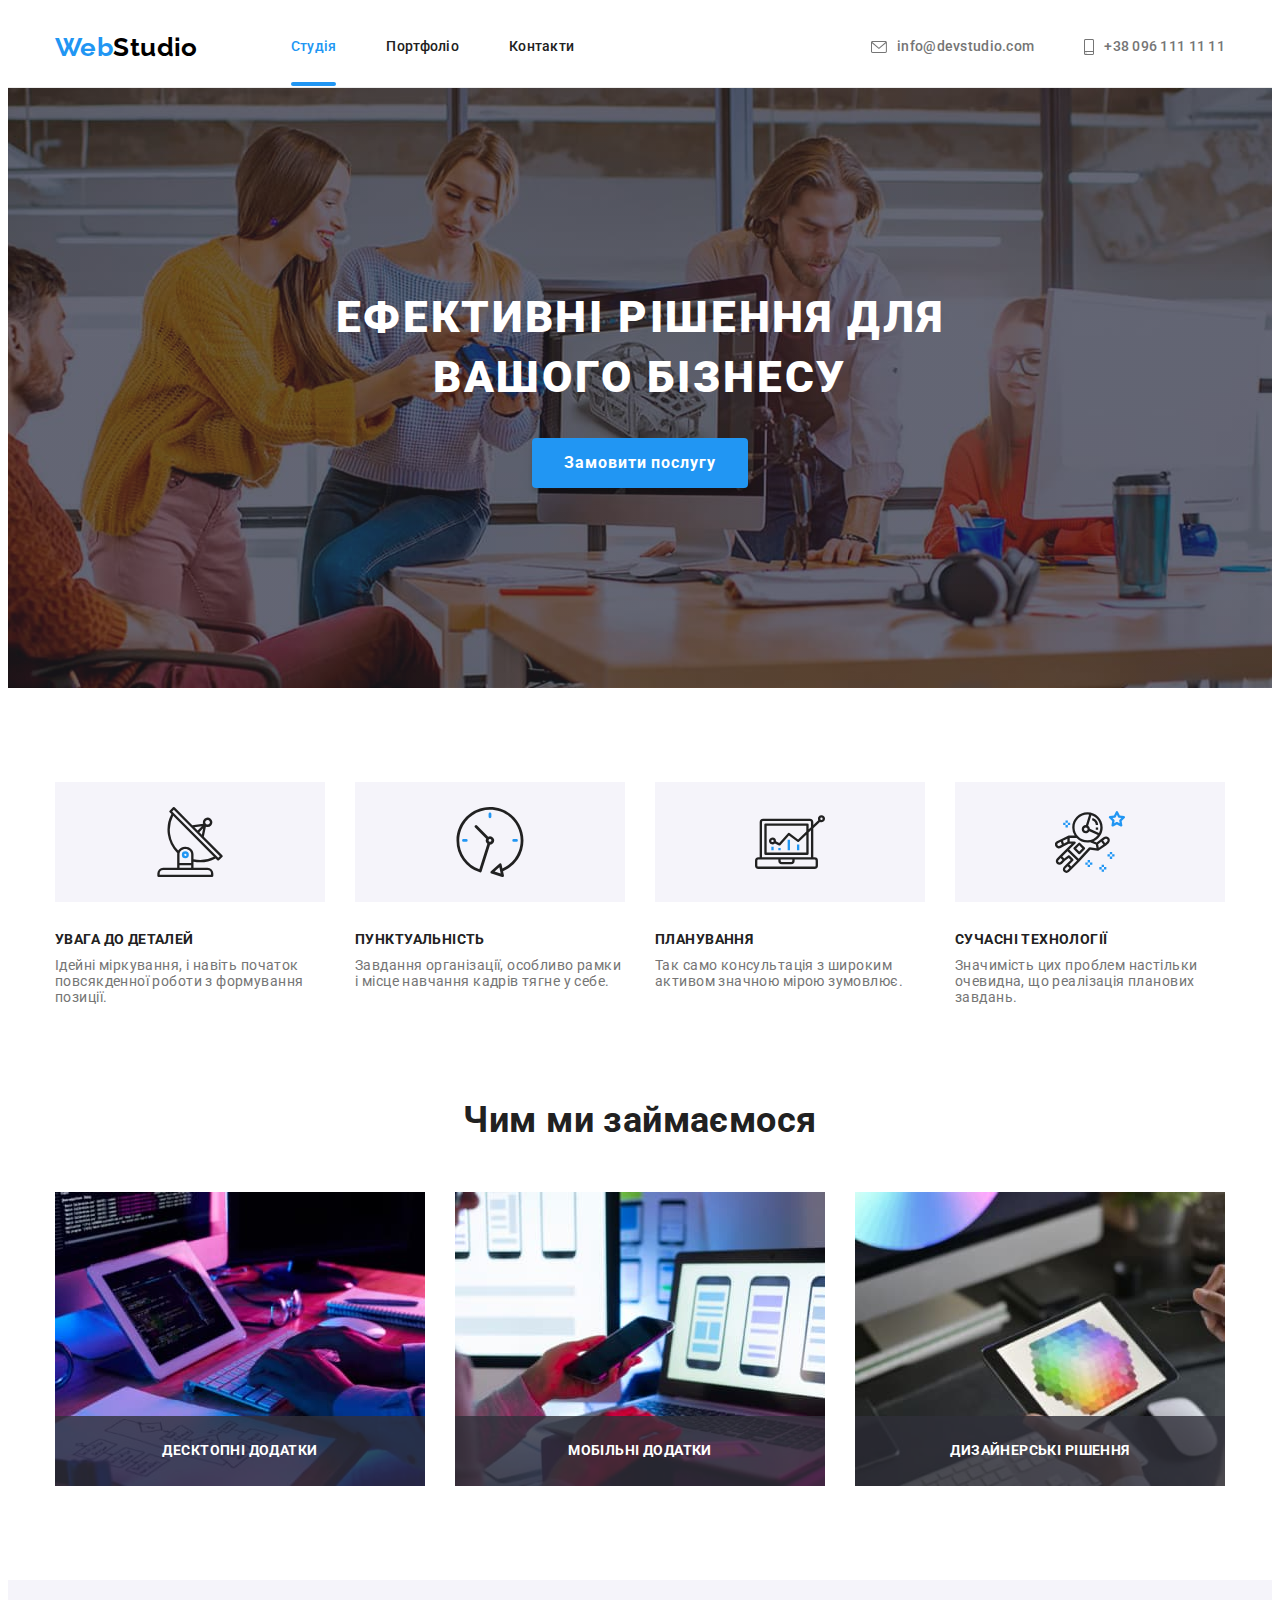
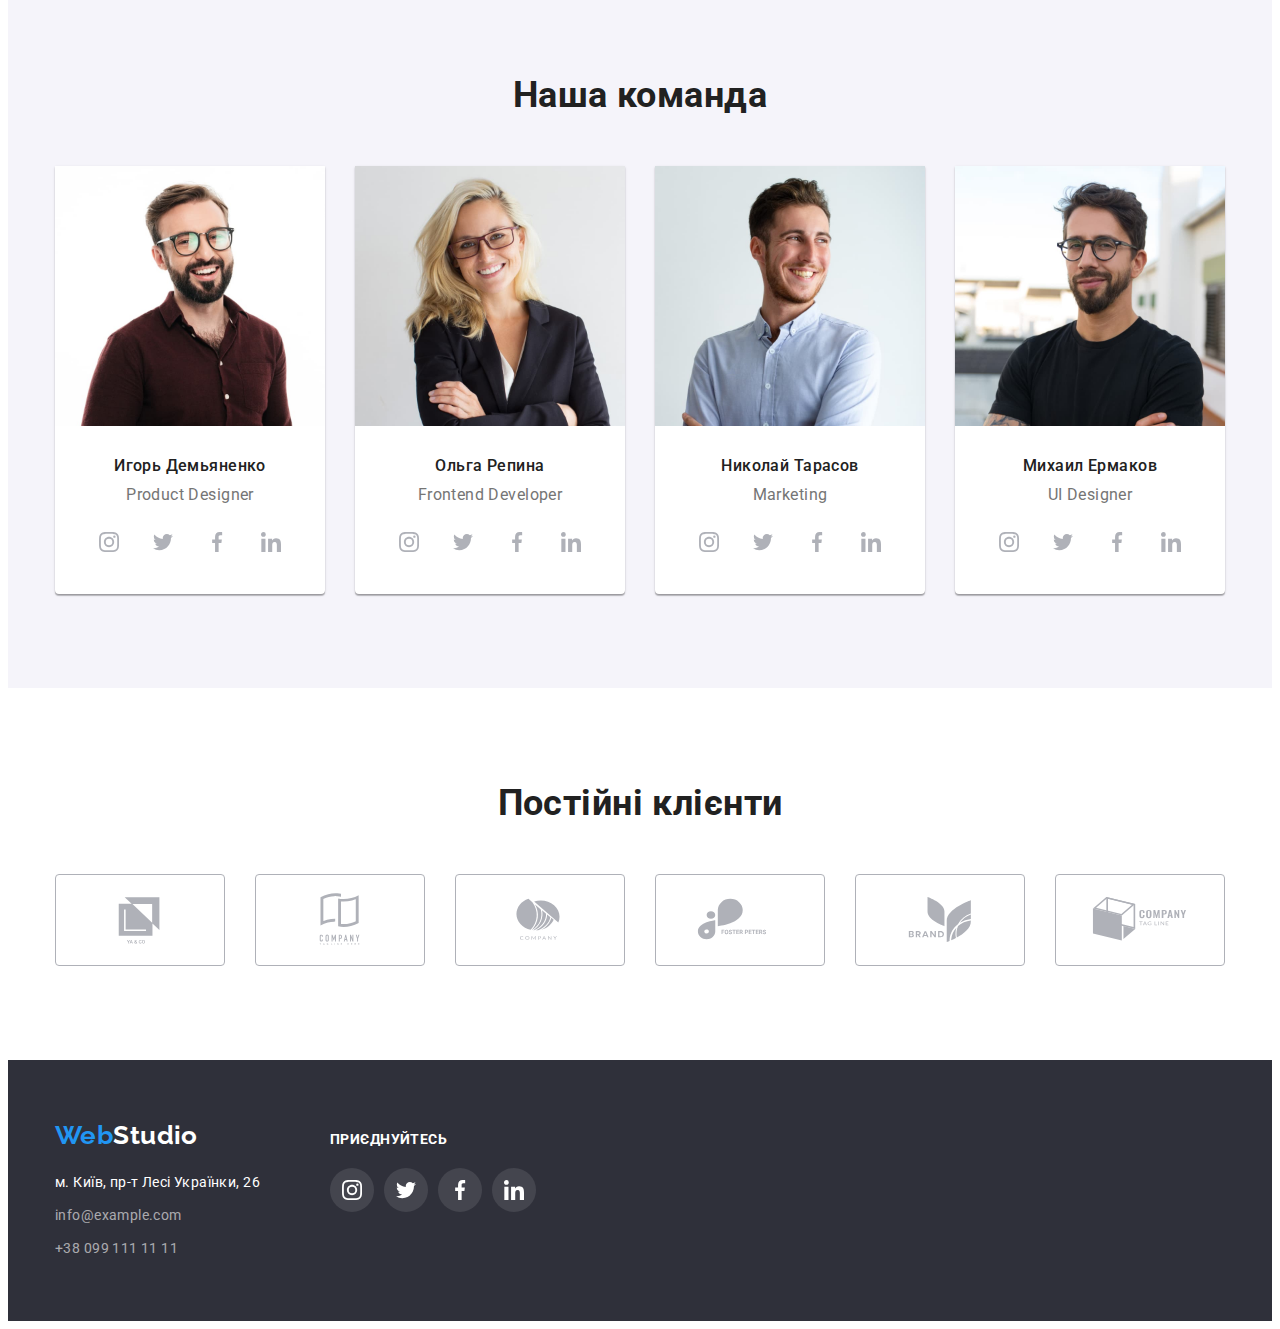
<file: index.html>
<!DOCTYPE html>
<html lang="ru">
  <head>
    <meta charset="UTF-8" />
    <meta http-equiv="X-UA-Compatible" content="IE=edge" />
    <meta name="viewport" content="width=device-width, initial-scale=1.0" />
    <link
      rel="stylesheet"
      href="https://cdnjs.cloudflare.com/ajax/libs/modern-normalize/1.1.0/modern-normalize.min.css"
      integrity="sha512-wpPYUAdjBVSE4KJnH1VR1HeZfpl1ub8YT/NKx4PuQ5NmX2tKuGu6U/JRp5y+Y8XG2tV+wKQpNHVUX03MfMFn9Q=="
      crossorigin="anonymous"
      referrerpolicy="no-referrer"
    />
    <link rel="preconnect" href="https://fonts.googleapis.com" />
    <link rel="preconnect" href="https://fonts.gstatic.com" crossorigin />
    <link
      href="https://fonts.googleapis.com/css2?family=Raleway:wght@700&family=Roboto:wght@400;500;700;900&display=swap"
      rel="stylesheet"
    />
    <link rel="stylesheet" href="./css/styles.css" />
    <title>WebStudio</title>
  </head>
  <body>
    <!-- Header -->
    <header class="header">
      <div class="container header-container">
        <nav class="site-nav">
          <a href="./index.html" class="link site-logo"
            ><span class="accent-logo">Web</span>Studio</a
          >
          <ul class="list">
            <li class="nav-item">
              <a href="./index.html" class="link nav-link nav-link-current">Студія</a>
            </li>
            <li class="nav-item"><a href="./portfolio.html" class="link nav-link">Портфоліо</a></li>
            <li class="nav-item"><a href="#" class="link nav-link">Контакти</a></li>
          </ul>
        </nav>
        <ul class="list header-address-list">
          <li class="header-address-item">
            <a href="mailto:info@devstudio.com" class="link header-address">
              <svg class="header-icon" width="16" height="12">
                <use href="./images/icons.svg#icon-envelope"></use></svg
              >info@devstudio.com</a
            >
          </li>
          <li class="header-address-item">
            <a href="tel:+380961111111" class="link header-address"
              ><svg class="header-icon" width="10" height="16">
                <use href="./images/icons.svg#icon-smartphone"></use></svg
              >+38 096 111 11 11</a
            >
          </li>
        </ul>
      </div>
    </header>

    <!-- Main -->
    <main>
      <!-- Hero -->
      <section class="section hero">
        <div class="container">
          <h1 class="hero-title">Ефективні рішення для вашого бізнесу</h1>
          <button type="button" class="button hero-button" data-modal-open>Замовити послугу</button>
        </div>
      </section>

      <!-- Features -->
      <section class="section features-section">
        <div class="container">
          <h2 class="visually-hidden">Особливості</h2>
          <ul class="list features-section-container">
            <li class="features-section-item">
              <div class="features-icon">
                <svg width="70" height="70">
                  <use href="./images/icons.svg#icon-antenna"></use>
                </svg>
              </div>
              <h3 class="subtitle subtitle-theme-light">УВАГА ДО ДЕТАЛЕЙ</h3>
              <p class="features-description">
                Ідейні міркування, і навіть початок повсякденної роботи з формування позиції.
              </p>
            </li>
            <li class="features-section-item">
              <div class="features-icon">
                <svg width="70" height="70">
                  <use href="./images/icons.svg#icon-clock"></use>
                </svg>
              </div>

              <h3 class="subtitle subtitle-theme-light">ПУНКТУАЛЬНІСТЬ</h3>
              <p class="features-description">
                Завдання організації, особливо рамки і місце навчання кадрів тягне у себе.
              </p>
            </li>
            <li class="features-section-item">
              <div class="features-icon">
                <svg width="70" height="70">
                  <use href="./images/icons.svg#icon-diagram"></use>
                </svg>
              </div>

              <h3 class="subtitle subtitle-theme-light">ПЛАНУВАННЯ</h3>
              <p class="features-description">
                Так само консультація з широким активом значною мірою зумовлює.
              </p>
            </li>
            <li class="features-section-item">
              <div class="features-icon">
                <svg width="70" height="70">
                  <use href="./images/icons.svg#icon-astronaut"></use>
                </svg>
              </div>

              <h3 class="subtitle subtitle-theme-light">СУЧАСНІ ТЕХНОЛОГІЇ</h3>
              <p class="features-description">
                Значимість цих проблем настільки очевидна, що реалізація планових завдань.
              </p>
            </li>
          </ul>
        </div>
      </section>

      <!-- Work -->
      <section class="section work-section">
        <div class="container">
          <h2 class="title">Чим ми займаємося</h2>
          <ul class="list work-section-container">
            <li class="work-section-item">
              <img
                src="./images/works/img1.jpg"
                alt="планшет с клавиатурой на которой печатают"
                width="370"
              />
              <h3 class="subtitle subtitle-theme-dark work-subtitle">Десктопні додатки</h3>
            </li>
            <li class="work-section-item">
              <img src="./images/works/img2.jpg" alt="ноутбук и смартфон" width="370" />
              <h3 class="subtitle subtitle-theme-dark work-subtitle">Мобільні додатки</h3>
            </li>
            <li class="work-section-item">
              <img src="./images/works/img3.jpg" alt="планшет" width="370" />
              <h3 class="subtitle subtitle-theme-dark work-subtitle">Дизайнерські рішення</h3>
            </li>
          </ul>
        </div>
      </section>

      <!-- Team -->
      <section class="section team">
        <div class="container">
          <h2 class="title">Наша команда</h2>
          <ul class="list team-container">
            <li class="team-item">
              <img src="./images/team/photo1.jpg" alt="фото Игоря Демьяненка" width="270" />
              <div class="team-card-content-wrapper">
                <h3 class="team-title-item">Игорь Демьяненко</h3>
                <p lang="en" class="team-profession">Product Designer</p>
                <ul class="social-list list">
                  <li class="social-list-item">
                    <a href="" class="social-list-link">
                      <svg class="social-list-icon" width="20" height="20">
                        <use href="./images/icons.svg#icon-instagram"></use>
                      </svg>
                    </a>
                  </li>
                  <li class="social-list-item">
                    <a href="" class="social-list-link">
                      <svg class="social-list-icon" width="20" height="20">
                        <use href="./images/icons.svg#icon-twitter"></use>
                      </svg>
                    </a>
                  </li>
                  <li class="social-list-item">
                    <a href="" class="social-list-link">
                      <svg class="social-list-icon" width="20" height="20">
                        <use href="./images/icons.svg#icon-facebook"></use>
                      </svg>
                    </a>
                  </li>
                  <li class="social-list-item">
                    <a href="" class="social-list-link">
                      <svg class="social-list-icon" width="20" height="20">
                        <use href="./images/icons.svg#icon-linkedin"></use>
                      </svg>
                    </a>
                  </li>
                </ul>
              </div>
            </li>
            <li class="team-item">
              <img src="./images/team/photo2.jpg" alt="фото Ольги Репиной" width="270" />
              <div class="team-card-content-wrapper">
                <h3 class="team-title-item">Ольга Репина</h3>
                <p lang="en" class="team-profession">Frontend Developer</p>
                <ul class="social-list list">
                  <li class="social-list-item">
                    <a href="" class="social-list-link">
                      <svg class="social-list-icon" width="20" height="20">
                        <use href="./images/icons.svg#icon-instagram"></use>
                      </svg>
                    </a>
                  </li>
                  <li class="social-list-item">
                    <a href="" class="social-list-link">
                      <svg class="social-list-icon" width="20" height="20">
                        <use href="./images/icons.svg#icon-twitter"></use>
                      </svg>
                    </a>
                  </li>
                  <li class="social-list-item">
                    <a href="" class="social-list-link">
                      <svg class="social-list-icon" width="20" height="20">
                        <use href="./images/icons.svg#icon-facebook"></use>
                      </svg>
                    </a>
                  </li>
                  <li class="social-list-item">
                    <a href="" class="social-list-link">
                      <svg class="social-list-icon" width="20" height="20">
                        <use href="./images/icons.svg#icon-linkedin"></use>
                      </svg>
                    </a>
                  </li>
                </ul>
              </div>
            </li>
            <li class="team-item">
              <img src="./images/team/photo3.jpg" alt="фото Николая Тарасова" width="270" />
              <div class="team-card-content-wrapper">
                <h3 class="team-title-item">Николай Тарасов</h3>
                <p lang="en" class="team-profession">Marketing</p>
                <ul class="social-list list">
                  <li class="social-list-item">
                    <a href="" class="social-list-link">
                      <svg class="social-list-icon" width="20" height="20">
                        <use href="./images/icons.svg#icon-instagram"></use>
                      </svg>
                    </a>
                  </li>
                  <li class="social-list-item">
                    <a href="" class="social-list-link">
                      <svg class="social-list-icon" width="20" height="20">
                        <use href="./images/icons.svg#icon-twitter"></use>
                      </svg>
                    </a>
                  </li>
                  <li class="social-list-item">
                    <a href="" class="social-list-link">
                      <svg class="social-list-icon" width="20" height="20">
                        <use href="./images/icons.svg#icon-facebook"></use>
                      </svg>
                    </a>
                  </li>
                  <li class="social-list-item">
                    <a href="" class="social-list-link">
                      <svg class="social-list-icon" width="20" height="20">
                        <use href="./images/icons.svg#icon-linkedin"></use>
                      </svg>
                    </a>
                  </li>
                </ul>
              </div>
            </li>
            <li class="team-item">
              <img src="./images/team/photo4.jpg" alt="фото Михаила Ермакова" width="270" />
              <div class="team-card-content-wrapper">
                <h3 class="team-title-item">Михаил Ермаков</h3>
                <p lang="en" class="team-profession">UI Designer</p>
                <ul class="social-list list">
                  <li class="social-list-item">
                    <a href="" class="social-list-link">
                      <svg class="social-list-icon" width="20" height="20">
                        <use href="./images/icons.svg#icon-instagram"></use>
                      </svg>
                    </a>
                  </li>
                  <li class="social-list-item">
                    <a href="" class="social-list-link">
                      <svg class="social-list-icon" width="20" height="20">
                        <use href="./images/icons.svg#icon-twitter"></use>
                      </svg>
                    </a>
                  </li>
                  <li class="social-list-item">
                    <a href="" class="social-list-link">
                      <svg class="social-list-icon" width="20" height="20">
                        <use href="./images/icons.svg#icon-facebook"></use>
                      </svg>
                    </a>
                  </li>
                  <li class="social-list-item">
                    <a href="" class="social-list-link">
                      <svg class="social-list-icon" width="20" height="20">
                        <use href="./images/icons.svg#icon-linkedin"></use>
                      </svg>
                    </a>
                  </li>
                </ul>
              </div>
            </li>
          </ul>
        </div>
      </section>

      <!-- Clients -->
      <section class="section">
        <div class="container">
          <h2 class="title">Постійні клієнти</h2>
          <ul class="client-list-link list">
            <li class="client-item">
              <a href="#" class="client-link">
                <svg class="client-icon" width="106" height="60">
                  <use href="./images/icons.svg#icon-logo1"></use>
                </svg>
              </a>
            </li>
            <li class="client-item">
              <a href="#" class="client-link">
                <svg class="client-icon" width="106" height="60">
                  <use href="./images/icons.svg#icon-logo2"></use>
                </svg>
              </a>
            </li>
            <li class="client-item">
              <a href="#" class="client-link">
                <svg class="client-icon" width="106" height="60">
                  <use href="./images/icons.svg#icon-logo3"></use>
                </svg>
              </a>
            </li>
            <li class="client-item">
              <a href="#" class="client-link">
                <svg class="client-icon" width="106" height="60">
                  <use href="./images/icons.svg#icon-logo4"></use>
                </svg>
              </a>
            </li>
            <li class="client-item">
              <a href="#" class="client-link">
                <svg class="client-icon" width="106" height="60">
                  <use href="./images/icons.svg#icon-logo5"></use>
                </svg>
              </a>
            </li>
            <li class="client-item">
              <a href="#" class="client-link">
                <svg class="client-icon" width="106" height="60">
                  <use href="./images/icons.svg#icon-logo6"></use>
                </svg>
              </a>
            </li>
          </ul>
        </div>
      </section>
    </main>

    <!-- Footer -->
    <footer class="footer">
      <div class="container footer-container">
        <div class="footer-address-wrapper">
          <a href="./index.html" class="link footer-logo"
            ><span class="accent-logo">Web</span>Studio</a
          >
          <ul class="list footer-list">
            <li class="footer-item">
              <a href="https://goo.gl/maps/wVUK6R6HQRuX6YYK6" class="link footer-address"
                >м. Київ, пр-т Лесі Українки, 26</a
              >
            </li>
            <li class="footer-item">
              <a href="mailto:info@example.com" class="link address">info@example.com</a>
            </li>
            <li class="footer-item">
              <a href="tel:+380991111111" class="link address">+38 099 111 11 11</a>
            </li>
          </ul>
        </div>
        <div class="footer-social-link-wrapper">
          <h2 class="subtitle subtitle subtitle-theme-dark">приєднуйтесь</h2>
          <ul class="social-list list">
            <li class="social-list-item">
              <a href="" class="social-list-link">
                <svg class="social-list-icon" width="20" height="20">
                  <use href="./images/icons.svg#icon-instagram"></use>
                </svg>
              </a>
            </li>
            <li class="social-list-item">
              <a href="" class="social-list-link">
                <svg class="social-list-icon" width="20" height="20">
                  <use href="./images/icons.svg#icon-twitter"></use>
                </svg>
              </a>
            </li>
            <li class="social-list-item">
              <a href="" class="social-list-link">
                <svg class="social-list-icon" width="20" height="20">
                  <use href="./images/icons.svg#icon-facebook"></use>
                </svg>
              </a>
            </li>
            <li class="social-list-item">
              <a href="" class="social-list-link">
                <svg class="social-list-icon" width="20" height="20">
                  <use href="./images/icons.svg#icon-linkedin"></use>
                </svg>
              </a>
            </li>
          </ul>
        </div>
      </div>
    </footer>

    <div class="backdrop is-hidden" data-modal>
      <div class="modal">
        <button type="button" class="button close-button" data-modal-close>
          <svg width="18" height="18" class="close-button-icon">
            <use href="./images/icons.svg#icon-close"></use>
          </svg>
        </button>
      </div>
    </div>

    <script src="./js/modal.js"></script>
  </body>
</html>
</file>
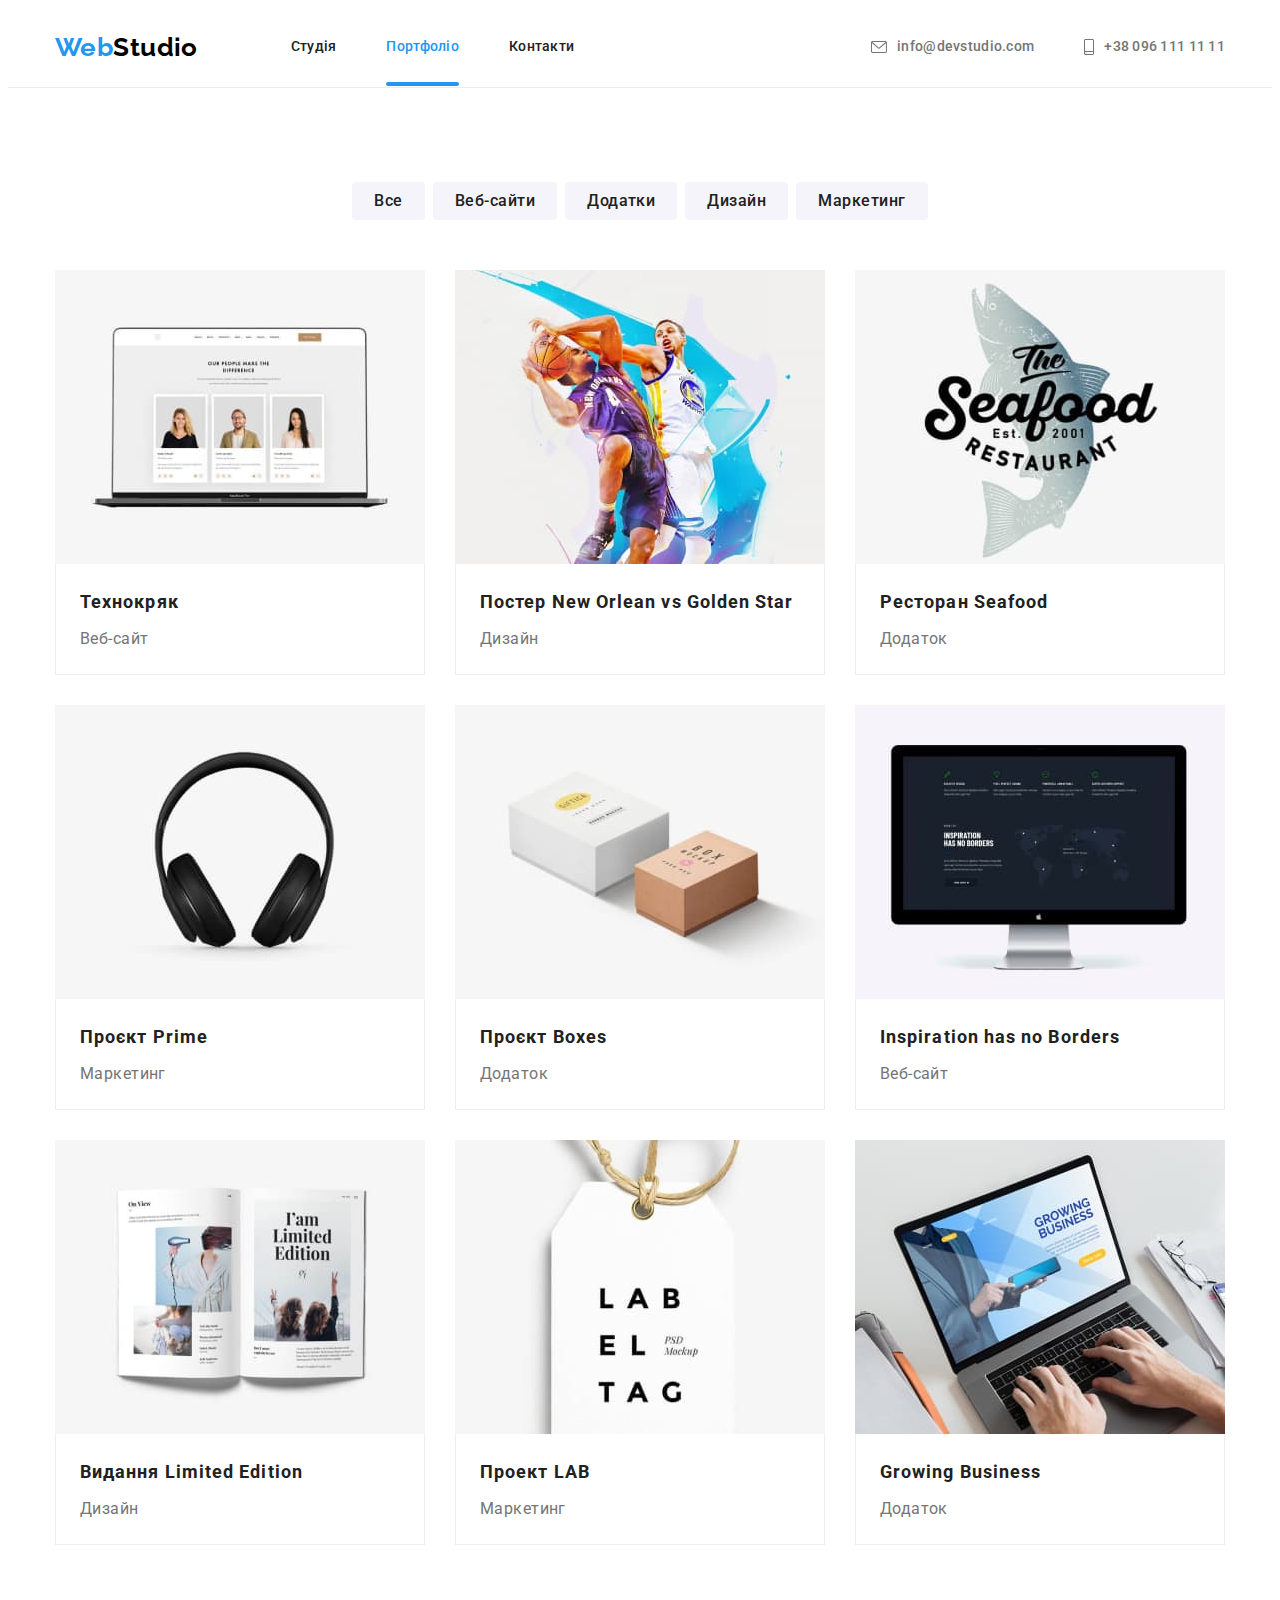
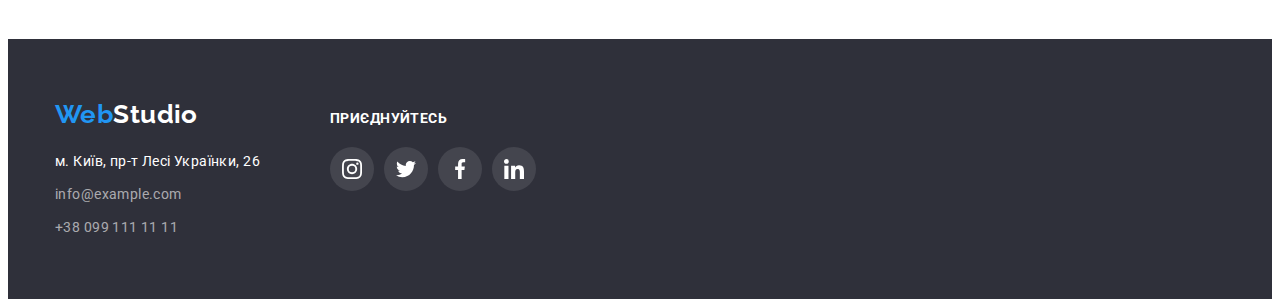
<file: portfolio.html>
<!DOCTYPE html>
<html lang="ru">
  <head>
    <meta charset="UTF-8" />
    <meta http-equiv="X-UA-Compatible" content="IE=edge" />
    <meta name="viewport" content="width=device-width, initial-scale=1.0" />
    <link
      rel="stylesheet"
      href="https://cdnjs.cloudflare.com/ajax/libs/modern-normalize/1.1.0/modern-normalize.min.css"
      integrity="sha512-wpPYUAdjBVSE4KJnH1VR1HeZfpl1ub8YT/NKx4PuQ5NmX2tKuGu6U/JRp5y+Y8XG2tV+wKQpNHVUX03MfMFn9Q=="
      crossorigin="anonymous"
      referrerpolicy="no-referrer"
    />
    <link rel="preconnect" href="https://fonts.googleapis.com" />
    <link rel="preconnect" href="https://fonts.gstatic.com" crossorigin />
    <link
      href="https://fonts.googleapis.com/css2?family=Raleway:wght@700&family=Roboto:wght@400;500;700;900&display=swap"
      rel="stylesheet"
    />
    <link rel="stylesheet" href="./css/styles.css" />
    <title>WebStudio</title>
  </head>
  <body>
    <!-- Header -->
    <header class="header">
      <div class="container header-container">
        <nav class="site-nav">
          <a href="./index.html" class="link site-logo"
            ><span class="accent-logo">Web</span>Studio</a
          >
          <ul class="list">
            <li class="nav-item"><a href="./index.html" class="link nav-link">Студія</a></li>
            <li class="nav-item">
              <a href="./portfolio.html" class="link nav-link nav-link-current">Портфоліо</a>
            </li>
            <li class="nav-item"><a href="#" class="link nav-link">Контакти</a></li>
          </ul>
        </nav>
        <ul class="list header-address-list">
          <li class="header-address-item">
            <a href="mailto:info@devstudio.com" class="link header-address">
              <svg class="header-icon" width="16" height="12">
                <use href="./images/icons.svg#icon-envelope"></use></svg
              >info@devstudio.com</a
            >
          </li>
          <li class="header-address-item">
            <a href="tel:+380961111111" class="link header-address"
              ><svg class="header-icon" width="10" height="16">
                <use href="./images/icons.svg#icon-smartphone"></use></svg
              >+38 096 111 11 11</a
            >
          </li>
        </ul>
      </div>
    </header>

    <!-- Main -->
    <main>
      <!-- Our projects -->
      <section class="section our-projects">
        <div class="container">
          <h1 class="visually-hidden">Наші проєкти</h1>

          <!-- Button list -->
          <ul class="list button-list">
            <li class="item"><button type="button" class="button button-item">Все</button></li>
            <li class="item">
              <button type="button" class="button button-item">Веб-сайти</button>
            </li>
            <li class="item">
              <button type="button" class="button button-item">Додатки</button>
            </li>
            <li class="item"><button type="button" class="button button-item">Дизайн</button></li>
            <li class="item">
              <button type="button" class="button button-item">Маркетинг</button>
            </li>
          </ul>

          <!-- Projects list -->
          <ul class="projects-list">
            <li class="list projects-item">
              <a href="/" class="link projects-link">
                <div class="overlay">
                  <img src="./images/projects/web-site.jpg" alt="ноутбук" width="370" />
                  <p class="projects-description">
                    Ресурс пропонує комплексні пропозиції з різним рівнем функціоналу та сервісів.
                    Все це дозволить відвідувачу отримати вичерпні відомості про компанію чи
                    приватну особу.
                  </p>
                </div>
                <div class="projects-card-content">
                  <h2 class="projects-title">Технокряк</h2>
                  <p class="projects-subtitle">Веб-сайт</p>
                </div>
              </a>
            </li>
            <li class="list projects-item">
              <a href="/" class="link projects-link">
                <div class="overlay">
                  <img
                    src="./images/projects/poster.jpg"
                    alt="два баскетболиста играют в баскетбол"
                    width="370"
                  />
                  <p class="projects-description">
                    Ресурс пропонує комплексні пропозиції з різним рівнем функціоналу та сервісів.
                    Все це дозволить відвідувачу отримати вичерпні відомості про компанію чи
                    приватну особу.
                  </p>
                </div>

                <div class="projects-card-content">
                  <h2 class="projects-title">Постер New Orlean vs Golden Star</h2>
                  <p class="projects-subtitle">Дизайн</p>
                </div></a
              >
            </li>
            <li class="list projects-item">
              <a href="/" class="link projects-link">
                <div class="overlay">
                  <img
                    src="./images/projects/restaurant-seafood.jpg"
                    alt="логотип рыбного ресторана"
                    width="370"
                  />
                  <p class="projects-description">
                    Ресурс пропонує комплексні пропозиції з різним рівнем функціоналу та сервісів.
                    Все це дозволить відвідувачу отримати вичерпні відомості про компанію чи
                    приватну особу.
                  </p>
                </div>
                <div class="projects-card-content">
                  <h2 class="projects-title">Ресторан Seafood</h2>
                  <p class="projects-subtitle">Додаток</p>
                </div></a
              >
            </li>
            <li class="list projects-item">
              <a href="/" class="link projects-link">
                <div class="overlay">
                  <img
                    src="./images/projects/project-prime.jpg"
                    alt="полноразмерные наушники"
                    width="370"
                  />
                  <p class="projects-description">
                    Ресурс пропонує комплексні пропозиції з різним рівнем функціоналу та сервісів.
                    Все це дозволить відвідувачу отримати вичерпні відомості про компанію чи
                    приватну особу.
                  </p>
                </div>
                <div class="projects-card-content">
                  <h2 class="projects-title">Проєкт Prime</h2>
                  <p class="projects-subtitle">Маркетинг</p>
                </div></a
              >
            </li>
            <li class="list projects-item">
              <a href="/" class="link projects-link">
                <div class="overlay">
                  <img src="./images/projects/project-boxes.jpg" alt="две коробки" width="370" />
                  <p class="projects-description">
                    Ресурс пропонує комплексні пропозиції з різним рівнем функціоналу та сервісів.
                    Все це дозволить відвідувачу отримати вичерпні відомості про компанію чи
                    приватну особу.
                  </p>
                </div>

                <div class="projects-card-content">
                  <h2 class="projects-title">Проєкт Boxes</h2>
                  <p class="projects-subtitle">Додаток</p>
                </div></a
              >
            </li>
            <li class="list projects-item">
              <a href="/" class="link projects-link">
                <div class="overlay">
                  <img src="./images/projects/inspiration.jpg" alt="монитор" width="370" />
                  <p class="projects-description">
                    Ресурс пропонує комплексні пропозиції з різним рівнем функціоналу та сервісів.
                    Все це дозволить відвідувачу отримати вичерпні відомості про компанію чи
                    приватну особу.
                  </p>
                </div>

                <div class="projects-card-content">
                  <h2 class="projects-title">Inspiration has no Borders</h2>
                  <p class="projects-subtitle">Веб-сайт</p>
                </div></a
              >
            </li>
            <li class="list projects-item">
              <a href="/" class="link projects-link">
                <div class="overlay">
                  <img
                    src="./images/projects/limited-edition.jpg"
                    alt="открытый журнал"
                    width="370"
                  />
                  <p class="projects-description">
                    Ресурс пропонує комплексні пропозиції з різним рівнем функціоналу та сервісів.
                    Все це дозволить відвідувачу отримати вичерпні відомості про компанію чи
                    приватну особу.
                  </p>
                </div>

                <div class="projects-card-content">
                  <h2 class="projects-title">Видання Limited Edition</h2>
                  <p class="projects-subtitle">Дизайн</p>
                </div></a
              >
            </li>
            <li class="list projects-item">
              <a href="/" class="link projects-link">
                <div class="overlay">
                  <img src="./images/projects/project-LAB.jpg" alt="ярлык" width="370" />
                  <p class="projects-description">
                    Ресурс пропонує комплексні пропозиції з різним рівнем функціоналу та сервісів.
                    Все це дозволить відвідувачу отримати вичерпні відомості про компанію чи
                    приватну особу.
                  </p>
                </div>

                <div class="projects-card-content">
                  <h2 class="projects-title">Проект LAB</h2>
                  <p class="projects-subtitle">Маркетинг</p>
                </div></a
              >
            </li>
            <li class="list projects-item">
              <a href="/" class="link projects-link">
                <div class="overlay">
                  <img src="./images/projects/growing-business.jpg" alt="ноутбук" width="370" />
                  <p class="projects-description">
                    Ресурс пропонує комплексні пропозиції з різним рівнем функціоналу та сервісів.
                    Все це дозволить відвідувачу отримати вичерпні відомості про компанію чи
                    приватну особу.
                  </p>
                </div>

                <div class="projects-card-content">
                  <h2 class="projects-title">Growing Business</h2>
                  <p class="projects-subtitle">Додаток</p>
                </div></a
              >
            </li>
          </ul>
        </div>
      </section>
    </main>

    <!-- Footer -->
    <footer class="footer">
      <div class="container footer-container">
        <div class="footer-address-wrapper">
          <a href="./index.html" class="link footer-logo"
            ><span class="accent-logo">Web</span>Studio</a
          >
          <ul class="list footer-list">
            <li class="footer-item">
              <a href="https://goo.gl/maps/wVUK6R6HQRuX6YYK6" class="link footer-address"
                >м. Київ, пр-т Лесі Українки, 26</a
              >
            </li>
            <li class="footer-item">
              <a href="mailto:info@example.com" class="link address">info@example.com</a>
            </li>
            <li class="footer-item">
              <a href="tel:+380991111111" class="link address">+38 099 111 11 11</a>
            </li>
          </ul>
        </div>
        <div class="footer-social-link-wrapper">
          <h2 class="subtitle subtitle subtitle-theme-dark">приєднуйтесь</h2>
          <ul class="social-list list">
            <li class="social-list-item">
              <a href="" class="social-list-link">
                <svg class="social-list-icon" width="20" height="20">
                  <use href="./images/icons.svg#icon-instagram"></use>
                </svg>
              </a>
            </li>
            <li class="social-list-item">
              <a href="" class="social-list-link">
                <svg class="social-list-icon" width="20" height="20">
                  <use href="./images/icons.svg#icon-twitter"></use>
                </svg>
              </a>
            </li>
            <li class="social-list-item">
              <a href="" class="social-list-link">
                <svg class="social-list-icon" width="20" height="20">
                  <use href="./images/icons.svg#icon-facebook"></use>
                </svg>
              </a>
            </li>
            <li class="social-list-item">
              <a href="" class="social-list-link">
                <svg class="social-list-icon" width="20" height="20">
                  <use href="./images/icons.svg#icon-linkedin"></use>
                </svg>
              </a>
            </li>
          </ul>
        </div>
      </div>
    </footer>
  </body>
</html>
</file>
<file: css/styles.css>
:root {
  /* Fonts */
  --main-font-family: 'Roboto', sans-serif;
  --secondary-font-family: 'Raleway', sans-serif;

  /* Colors */
  --main-dark-color: #000000;
  --main-light-color: #ffffff;
  --main-color: #757575;
  --secondary-color: #212121;
  --accent-color: #2196f3;
  --address-color: rgba(255, 255, 255, 0.6);

  --main-background-color: #2f303a;
  --secondary-background-color: #f5f4fa;
  --projects-background-color: #eeeeee;
  --background-button-color: #188ce8;

  --main-fill-color: #afb1b8;
}

body {
  font-family: var(--main-font-family), var(--secondary-font-family);
  font-size: 14px;
  font-weight: 400;
  font-style: normal;
  color: var(--main-color);
  letter-spacing: 0.03em;
}

/* Common Styles */

html {
  box-sizing: border-box;
}

*,
*::after,
*::before {
  box-sizing: inherit;
}

h1,
h2,
h3,
h4,
p {
  margin: 0;
}

ul,
ol {
  margin-top: 0;
  margin-bottom: 0;
  padding-left: 0;
}

img {
  display: block;
  max-width: 100%;
  height: auto;
}

address {
  font-style: normal;
}

.link {
  text-decoration: none;
  color: inherit;
}

.list {
  list-style: none;
  padding-left: 0;
  margin: 0;
}

.button {
  border: none;
  background-color: transparent;
  font-family: inherit;
  cursor: pointer;
  font-family: inherit;
  color: inherit;
}

.section {
  padding-top: 94px;
  padding-bottom: 94px;
  background-color: var(--main-light-color);
}

.container {
  width: 1200px;
  margin-left: auto;
  margin-right: auto;
  padding-left: 15px;
  padding-right: 15px;
}

.section-title {
  font-weight: 700;
  font-size: 36px;
  line-height: 1.67;
  color: var(--secondary-color);
}

.title {
  margin-bottom: 50px;
  font-weight: 700;
  font-size: 36px;
  line-height: 1.17;
  color: var(--secondary-color);
  text-align: center;
}

.subtitle {
  font-size: 14px;
  font-weight: 700;
  line-height: 1.14;
  text-transform: uppercase;
}

.subtitle-theme-dark {
  margin-bottom: 20px;
  color: var(--main-light-color);
}

.visually-hidden {
  position: absolute;
  white-space: nowrap;
  width: 1px;
  height: 1px;
  overflow: hidden;
  border: 0;
  padding: 0;
  clip: rect(0 0 0 0);
  clip-path: inset(50%);
  margin: -1px;
}

/* Header */
.header {
  padding-top: 24px;
  padding-bottom: 24px;
  background-color: var(--main-light-color);
  border-bottom: 1px solid #ececec;
}

.header-container {
  display: flex;
  align-items: center;
}

.site-nav {
  display: flex;
  align-items: center;
}

.site-logo {
  margin-right: 93px;
  font-family: var(--secondary-font-family);
  font-weight: 700;
  font-size: 26px;
  line-height: 1.19;
  color: var(--main-dark-color);
}

.accent-logo {
  color: var(--accent-color);
}

.header .list {
  display: flex;
}

.nav-item:not(:last-child) {
  margin-right: 50px;
}
.nav-item {
  font-weight: 500;
  line-height: 1.14;
  letter-spacing: 0.02em;
  color: var(--secondary-color);
}

.nav-link {
  position: relative;
  padding-top: 32px;
  padding-bottom: 32px;
  transition: color 250ms cubic-bezier(0.4, 0, 0.2, 1);
}

.nav-link:hover,
.nav-link:focus {
  color: var(--accent-color);
}

.nav-link-current {
  color: var(--accent-color);
}

.nav-link-current::after {
  position: absolute;
  bottom: 0;
  display: block;
  cursor: pointer;
  content: '';
  width: 100%;
  height: 4px;
  background-color: currentColor;
  border-radius: 2px;
}

.header-address-list {
  margin-left: auto;
}

.header-address-item:not(:last-child) {
  margin-right: 50px;
}

.header-address {
  display: flex;
  align-items: center;
  font-weight: 500;
  line-height: 1.14;
  letter-spacing: 0.02em;

  color: var(--main-color);
  transition: color 250ms cubic-bezier(0.4, 0, 0.2, 1);
}

.header-address:hover,
.header-address:focus {
  color: var(--accent-color);
}

.header-icon {
  margin-right: 10px;
  fill: currentColor;
}

/* Hero */

.hero {
  max-width: 1600px;
  padding: 200px 0;
  margin: 0 auto;
  text-align: center;
  background-color: #c4c4c4;
  background-image: linear-gradient(to right, rgba(47, 48, 58, 0.4), rgba(47, 48, 58, 0.4)),
    url(../images/hero/bg.jpg);
  background-repeat: no-repeat;
  background-size: cover;
  background-position: center;
}

.hero-title {
  margin-left: auto;
  margin-right: auto;
  margin-bottom: 30px;
  width: 696px;
  font-weight: 900;
  font-size: 44px;
  line-height: 1.36;
  letter-spacing: 0.06em;
  text-transform: uppercase;
  color: var(--main-light-color);
}

.hero-button {
  padding: 10px 32px;
  font-weight: 700;
  font-size: 16px;
  line-height: 1.88;
  letter-spacing: 0.06em;
  background-color: var(--accent-color);
  color: var(--main-light-color);
  box-shadow: 0px 4px 4px rgba(0, 0, 0, 0.15);
  border-radius: 4px;
  transition: background-color 250ms cubic-bezier(0.4, 0, 0.2, 1);
}

.hero-button:hover,
.hero-button:focus {
  background-color: var(--background-button-color);
}

/* Features */

.features-section-container {
  display: flex;
}

.subtitle-theme-light {
  margin-bottom: 10px;
  color: var(--secondary-color);
}

.features-section-item {
  flex-basis: calc((100% - 90px) / 4);
}
.features-section-item:not(:last-child) {
  margin-right: 30px;
}

.features-icon {
  display: flex;
  justify-content: center;
  align-items: center;
  height: 120px;
  margin-bottom: 30px;
  background-color: var(--secondary-background-color);
}
.features-description {
  line-height: 1.14;
}

/* Work */

.work-section {
  padding-top: 0;
}

.work-section-container {
  display: flex;
}

.work-section-item {
  position: relative;
  flex-basis: calc((100% -60px) / 3);
}
.work-section-item:not(:last-child) {
  margin-right: 30px;
}

.work-subtitle {
  position: absolute;
  bottom: 0;
  display: flex;
  justify-content: center;
  align-items: center;
  margin-bottom: 0;
  min-width: 370px;
  min-height: 70px;
  background: rgba(47, 48, 58, 0.8);
}

/* Team */

.team {
  padding-top: 94px;
  padding-bottom: 94px;
  background-color: var(--secondary-background-color);
}

.team-container {
  display: flex;
}

.team-item {
  flex-basis: calc((100% - 90px) / 4);
  background-color: var(--main-light-color);
  box-shadow: 0px 1px 3px rgba(0, 0, 0, 0.12), 0px 1px 1px rgba(0, 0, 0, 0.14),
    0px 2px 1px rgba(0, 0, 0, 0.2);
  border-radius: 0px 0px 4px 4px;
}

.team-item:not(:last-child) {
  margin-right: 30px;
}

.team-card-content-wrapper {
  padding-top: 30px;
  padding-bottom: 30px;
  text-align: center;
}

.team-title-item {
  margin-bottom: 10px;
  font-weight: 500;
  font-size: 16px;
  line-height: 1.19;
  color: var(--secondary-color);
}

.team-profession {
  margin-bottom: 16px;
  font-size: 16px;
  line-height: 1.19;
  color: var(--main-color);
}

.social-list {
  display: flex;
  justify-content: center;
  gap: 10px;
}

.social-list-link {
  display: flex;
  justify-content: center;
  align-items: center;
  width: 44px;
  height: 44px;
  border-radius: 50%;
  background-color: var(--main-light-color);
  transition: background-color 250ms cubic-bezier(0.4, 0, 0.2, 1);
}

.social-list-link:hover,
.social-list-link:focus {
  background-color: var(--accent-color);
}

.social-list-icon {
  fill: var(--main-fill-color);
  transition: fill 250ms cubic-bezier(0.4, 0, 0.2, 1);
}

.social-list-link:hover .social-list-icon,
.social-list-link:focus .social-list-icon {
  fill: var(--main-light-color);
}

/* Clients */

.client-list-link {
  display: flex;
  justify-content: space-between;
}

.client-link {
  width: 170px;
  height: 92px;
  display: flex;
  align-items: center;
  justify-content: center;
  border: 1px solid var(--main-fill-color);
  border-radius: 4px;
  transition: border 250ms cubic-bezier(0.4, 0, 0.2, 1);
}

.client-icon {
  fill: var(--main-fill-color);
  transition: fill 250ms cubic-bezier(0.4, 0, 0.2, 1);
}

.client-link:hover .client-icon,
.client-link:focus .client-icon {
  fill: var(--accent-color);
}

.client-link:hover,
.client-link:focus {
  border: 1px solid var(--accent-color);
}

/* Footer */

.footer {
  padding-top: 60px;
  padding-bottom: 60px;
  background-color: var(--main-background-color);
}

.footer-container {
  display: flex;
  align-items: baseline;
}

.footer-address-wrapper {
  margin-right: 70px;
}

.footer-logo {
  display: block;
  margin-bottom: 20px;
  font-family: var(--secondary-font-family);
  font-weight: 700;
  font-size: 26px;
  line-height: 1.19;
  color: var(--main-light-color);
}

.footer-item:not(:last-child) {
  margin-bottom: 9px;
}
.footer-address {
  line-height: 1.71;
  color: var(--main-light-color);
}

.address {
  line-height: 1.71;
  color: var(--address-color);
  transition: color 250ms cubic-bezier(0.4, 0, 0.2, 1);
}

.address:hover,
.address:focus {
  color: var(--accent-color);
}

.footer .social-list-link {
  background-color: rgba(255, 255, 255, 0.1);
  transition: background-color 250ms cubic-bezier(0.4, 0, 0.2, 1);
}

.footer .social-list-link:hover,
.footer .social-list-link:focus {
  background-color: var(--accent-color);
}

.footer .social-list-icon {
  fill: var(--main-light-color);
}

/* Button list */

.our-projects {
  padding-top: 94px;
  padding-bottom: 94px;
}

.button-list {
  display: flex;
  justify-content: center;
  margin-bottom: 50px;
}
.button-item {
  padding: 6px 22px;
  font-weight: 500;
  font-size: 16px;
  line-height: 1.6;
  letter-spacing: 0.03em;
  color: var(--secondary-color);
  background-color: var(--secondary-background-color);
  border-radius: 4px;
  transition: background-color 250ms cubic-bezier(0.4, 0, 0.2, 1),
    color 250ms cubic-bezier(0.4, 0, 0.2, 1), box-shadow 250ms cubic-bezier(0.4, 0, 0.2, 1);
}

.button-list > .item:not(:last-child) {
  margin-right: 8px;
}
.button-item:hover,
.button-item:focus {
  background-color: var(--accent-color);
  color: var(--main-light-color);
  box-shadow: 0px 3px 1px rgba(0, 0, 0, 0.1), 0px 1px 2px rgba(0, 0, 0, 0.08),
    0px 2px 2px rgba(0, 0, 0, 0.12);
}

/* Our projects  */

.projects-list {
  display: flex;
  flex-wrap: wrap;
  gap: 30px;
  background-color: var(--main-light-color);
}

.projects-item {
  flex-basis: calc((100% - 60px) / 3);
  background-color: var(--main-light-color);
}

.projects-link {
  position: relative;
  display: block;
  transition: box-shadow 250ms cubic-bezier(0.4, 0, 0.2, 1);
}

.projects-link:hover,
.projects-link:focus {
  box-shadow: 0px 1px 1px rgba(0, 0, 0, 0.12), 0px 4px 4px rgba(0, 0, 0, 0.06),
    1px 4px 6px rgba(0, 0, 0, 0.16);
}

.overlay {
  position: relative;
  overflow: hidden;
}

.projects-description {
  position: absolute;
  top: 0;
  left: 0;
  height: 100%;
  width: 100%;
  transform: translate(0, 100%);
  padding: 63px 24px;
  font-size: 18px;
  line-height: 1.56;
  color: var(--main-light-color);
  background-color: rgba(33, 150, 243, 0.9);
  transition: transform 250ms cubic-bezier(0.4, 0, 0.2, 1);
}

.projects-link:hover .projects-description,
.projects-link:focus .projects-description {
  transform: translate(0, 0);
}

.projects-card-content {
  padding-top: 20px;
  padding-bottom: 20px;
  padding-left: 24px;
  border-left: 1px solid var(--projects-background-color);
  border-right: 1px solid var(--projects-background-color);
  border-bottom: 1px solid var(--projects-background-color);
}

.projects-title {
  margin-bottom: 4px;
  font-weight: 700;
  font-size: 18px;
  line-height: 2;
  letter-spacing: 0.06em;
  color: var(--secondary-color);
}

.projects-subtitle {
  font-size: 16px;
  line-height: 1.88;
}

/* Backdrop */

.backdrop {
  position: fixed;
  top: 0;
  left: 0;
  width: 100%;
  height: 100%;
  background-color: rgba(0, 0, 0, 0.2);
  opacity: 1;
  transition: opacity 250ms cubic-bezier(0.4, 0, 0.2, 1),
    visibility 250ms cubic-bezier(0.4, 0, 0.2, 1);
}

.backdrop.is-hidden {
  opacity: 0;
  visibility: hidden;
  pointer-events: none;
}

.backdrop.is-hidden .modal {
  transform: translate(-50%, -50%) scale(1.1);
  opacity: 0;
}

.modal {
  position: absolute;
  top: 50%;
  left: 50%;
  transform: translate(-50%, -50%) scale(1);
  opacity: 1;
  transition: transform 250ms cubic-bezier(0.4, 0, 0.2, 1),
    opacity 250ms cubic-bezier(0.4, 0, 0.2, 1);
  min-width: 528px;
  min-height: 581px;
  background-color: var(--main-light-color);
  box-shadow: 0px 1px 3px rgba(0, 0, 0, 0.12), 0px 1px 1px rgba(0, 0, 0, 0.14),
    0px 2px 1px rgba(0, 0, 0, 0.2);
  border-radius: 4px;
}

.close-button {
  position: absolute;
  right: 8px;
  top: 8px;
  display: flex;
  justify-content: center;
  align-items: center;
  width: 30px;
  height: 30px;
  padding: 0;
  border-radius: 50%;
  background-color: var(--main-light-color);
  border: 1px solid rgba(0, 0, 0, 0.1);
  box-shadow: 0px 1px 3px rgba(0, 0, 0, 0.12), 0px 1px 1px rgba(0, 0, 0, 0.14),
    0px 2px 1px rgba(0, 0, 0, 0.2);
}

.close-button:hover .close-button-icon,
.close-button:focus .close-button-icon {
  fill: var(--accent-color);
}
</file>
